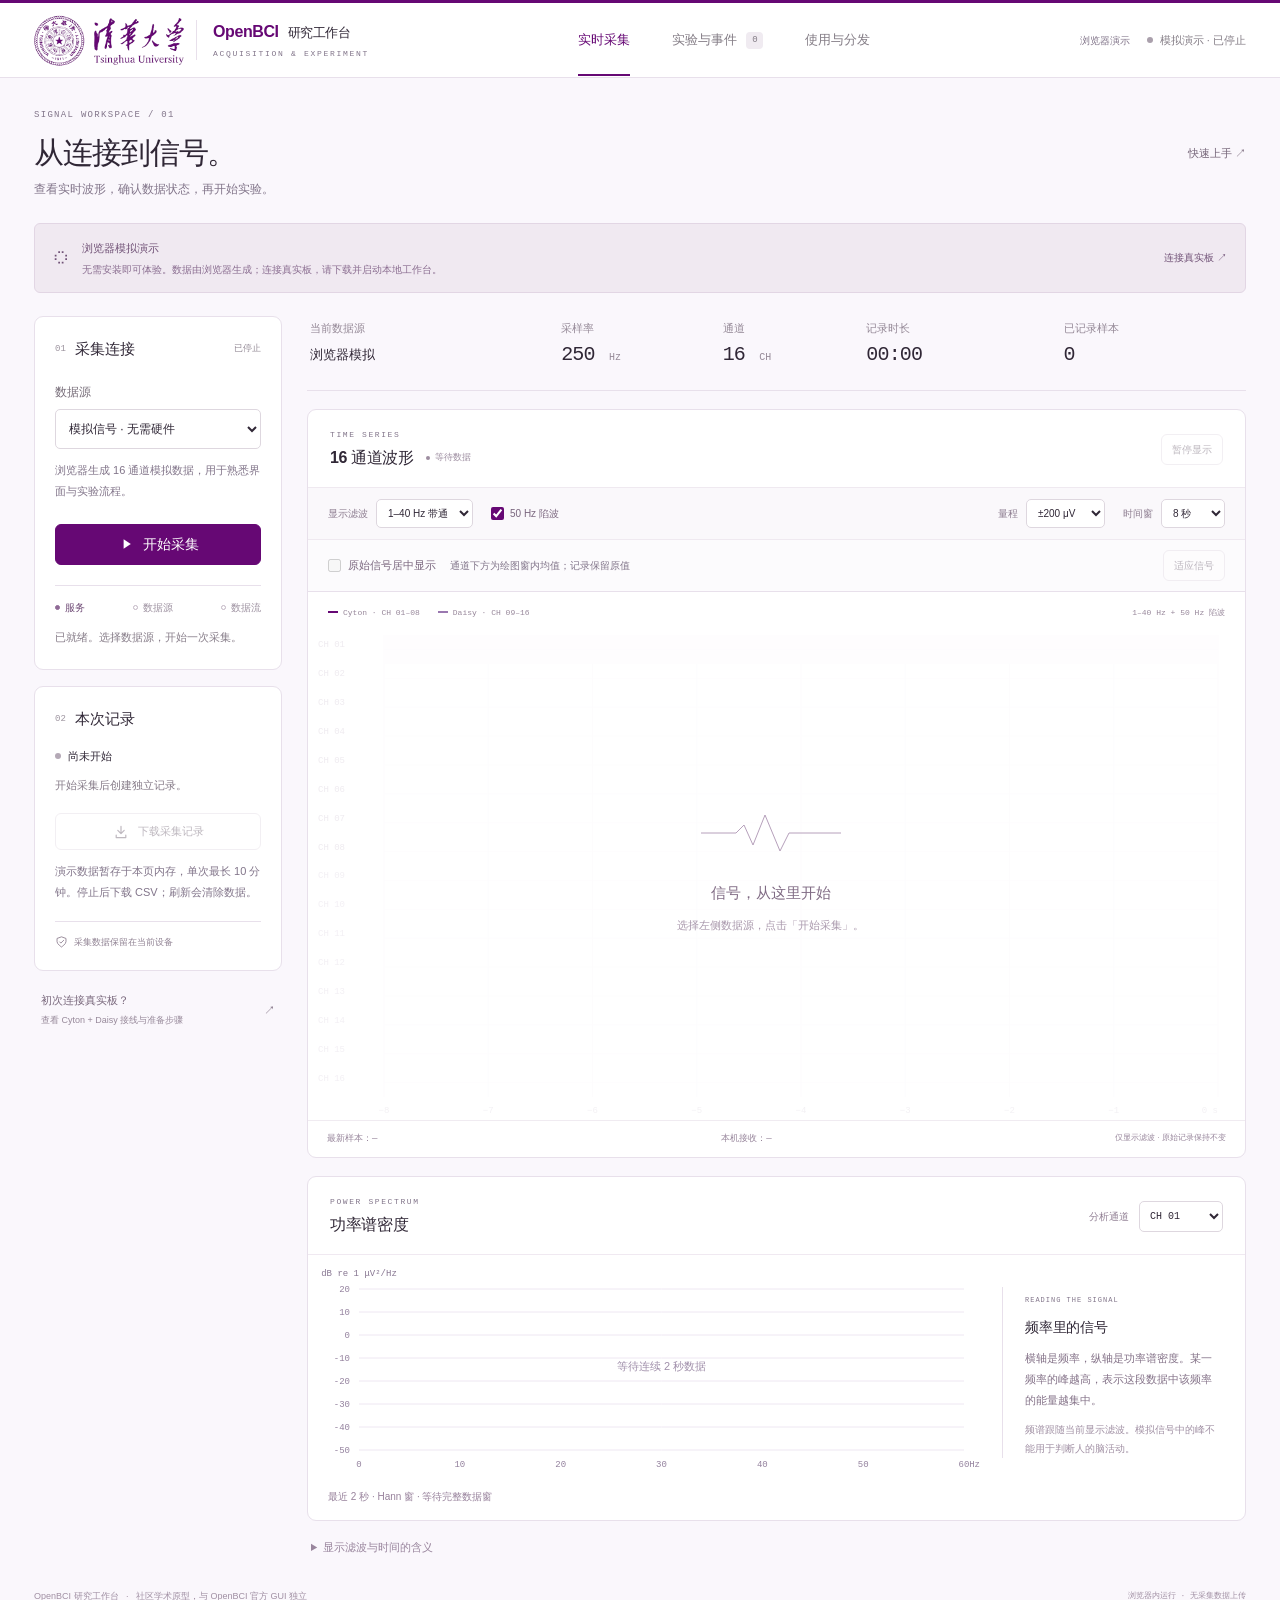
<file: web/index.html>
<!doctype html>
<html lang="zh-CN">
<head>
  <meta charset="UTF-8"><meta name="viewport" content="width=device-width, initial-scale=1.0">
  <meta name="description" content="Cyton + Daisy 16 通道研究工作台：实时波形、频谱、软件事件与视觉刺激。支持浏览器模拟演示和本地硬件采集。">
  <meta name="theme-color" content="#faf7fc"><title>OpenBCI 研究工作台 · 采集与实验</title>
  <link rel="icon" href="./favicon.svg" type="image/svg+xml"><link rel="stylesheet" href="./style.css">
  <script src="./transport.js" defer></script><script src="./display.js" defer></script><script src="./app.js" defer></script>
</head>
<body>
<a class="skip-link" href="#main">跳到工作区</a>
<header class="topbar">
  <a class="identity" href="./" aria-label="OpenBCI 研究工作台首页"><span class="tsinghua-logo"><img src="./tsinghua-logo.png" alt="清华大学 Tsinghua University 校徽与校名" width="763" height="330"></span><span class="brand-copy"><strong>OpenBCI<span>研究工作台</span></strong><small>ACQUISITION & EXPERIMENT</small></span></a>
  <nav class="view-nav" aria-label="工作区导航"><button class="view-tab active" data-view="acquisition" aria-current="page">实时采集</button><button class="view-tab" data-view="experiment">实验与事件 <span id="navEventCount" class="nav-count">0</span></button><button class="view-tab" data-view="guide">使用与分发</button></nav>
  <div class="topbar-end"><span id="environmentLabel" class="environment-label">本地工作台</span><div class="session-badge" id="sessionBadge" role="status"><i aria-hidden="true"></i><span id="sessionState">连接服务中</span></div></div>
</header>
<main id="main" class="workspace">
  <div class="page-intro"><div><p class="eyebrow">SIGNAL WORKSPACE / 01</p><h1 id="viewTitle">从连接到信号。</h1><p id="viewDescription">查看实时波形，确认数据状态，再开始实验。</p></div><a class="quiet-link" href="./guide.html">快速上手 ↗</a></div>
  <div id="browserBanner" class="environment-banner" hidden><span class="banner-symbol" aria-hidden="true">◌</span><div><strong>浏览器模拟演示</strong><p>无需安装即可体验。数据由浏览器生成；连接真实板，请下载并启动本地工作台。</p></div><a class="text-button" href="./guide.html#local">连接真实板 ↗</a></div>
  <div class="workspace-grid">
    <aside class="sidebar" aria-label="采集连接与记录">
      <section class="connection-panel">
        <div class="section-heading"><span class="section-index">01</span><h2>采集连接</h2><span class="live-label" id="connectionModeLabel">准备就绪</span></div>
        <label for="mode">数据源</label><select id="mode" aria-describedby="sourceLockHint"><option value="synthetic">模拟信号 · 无需硬件</option><option value="cyton_daisy">Cyton + Daisy · 真实板卡</option></select><p id="sourceLockHint" class="help source-lock-hint" hidden>更换数据源：先点「停止并保存」，再选择模拟信号。暂停显示不会结束采集。</p>
        <div id="portControls" hidden><label for="port">USB 接收器</label><div class="port-row"><select id="port"><option value="">尚未扫描</option></select><button id="refreshPorts" class="icon-button" title="重新扫描串口" aria-label="重新扫描串口"><svg viewBox="0 0 20 20" aria-hidden="true"><path d="M16 8a6 6 0 1 0 .1 4M16 3v5h-5"/></svg></button></div></div>
        <p class="help" id="modeHelp">使用模拟数据熟悉波形、记录和事件操作。</p>
        <div class="acquisition-actions"><button class="primary full" id="start"><svg viewBox="0 0 20 20" aria-hidden="true"><path d="m7 4 9 6-9 6Z"/></svg><span>开始采集</span></button><button class="stop-button full" id="stop" disabled><svg viewBox="0 0 20 20" aria-hidden="true"><rect x="5" y="5" width="10" height="10" rx="1"/></svg>停止并保存</button></div>
        <div class="connection-steps" aria-label="连接过程"><span id="stepService"><i></i>服务</span><span id="stepDevice"><i></i>数据源</span><span id="stepStream"><i></i>数据流</span></div>
        <div class="inline-notice" id="notice" role="status" aria-live="polite">正在检查采集服务…</div>
      </section>
      <section class="session-panel"><div class="section-heading"><span class="section-index">02</span><h2>本次记录</h2></div><div class="record-state"><span class="record-dot" id="recordDot"></span><strong id="recordState">尚未开始</strong></div><p id="recordingPath" class="recording-path">开始采集后创建独立记录。</p><button id="downloadRecording" class="secondary full" disabled><svg viewBox="0 0 20 20" aria-hidden="true"><path d="M10 3v9m-4-4 4 4 4-4M4 14v3h12v-3"/></svg>下载采集记录</button><p class="help" id="recordHelp">本地采集自动保存原始数据；停止后可下载完整记录。</p><div class="storage-note"><svg viewBox="0 0 16 16" aria-hidden="true"><path d="M8 1 2.5 3v4c0 3 5.5 6.5 5.5 6.5S13.5 10 13.5 7V3Z"/><path d="m5.5 7 1.7 1.7L11 5"/></svg><span>采集数据保留在当前设备</span></div></section>
      <a class="sidebar-guide" href="./guide.html#hardware"><span>初次连接真实板？<small>查看 Cyton + Daisy 接线与准备步骤</small></span><span aria-hidden="true">↗</span></a>
    </aside>
    <div class="main-column">
      <div class="session-strip" aria-label="采集概况"><div><span>当前数据源</span><strong id="sourceSummary">模拟信号</strong></div><div><span>采样率</span><strong id="sampleRate">250 <small>Hz</small></strong></div><div><span>通道</span><strong id="channelCount">16 <small>CH</small></strong></div><div><span>记录时长</span><strong id="sessionDuration">00:00</strong></div><div><span>已记录样本</span><strong id="sampleCount">0</strong></div></div>
      <div class="view-panel" data-panel="acquisition">
        <section class="panel waveform-panel" aria-labelledby="waveTitle">
          <div class="panel-header"><div><p class="eyebrow">TIME SERIES</p><h2 id="waveTitle">16 通道波形 <span class="live-indicator" id="waveLive">等待数据</span></h2></div><button id="pauseDisplay" class="secondary compact" aria-pressed="false" disabled><span id="pauseLabel">暂停显示</span></button></div>
          <div class="display-toolbar" aria-label="波形显示设置"><label>显示滤波<select id="filter"><option value="raw">原始信号</option><option value="bandpass" selected>1–40 Hz 带通</option></select></label><label class="check-row"><input type="checkbox" id="notch" checked><span>50 Hz 陷波</span></label><span class="toolbar-spacer"></span><label>量程<select id="scale"><option value="50">±50 μV</option><option value="100">±100 μV</option><option value="200" selected>±200 μV</option><option value="500">±500 μV</option><option value="1000">±1000 μV</option><option value="5000">±5 mV</option><option value="20000">±20 mV</option><option value="100000">±100 mV</option><option value="250000">±250 mV</option></select></label><label>时间窗<select id="timeWindow"><option value="4">4 秒</option><option value="8" selected>8 秒</option></select></label></div>
          <div class="plot-options"><label class="check-row" title="仅绘图时减去各通道当前时间窗的均值；均值显示在通道名下，原始数据和频谱不变。"><input type="checkbox" id="centerRaw"><span>原始信号居中显示</span></label><span>通道下方为绘图窗内均值；记录保留原值</span><button id="fitSignal" class="secondary compact" disabled>适应信号</button></div>
          <div class="plot-caption"><div class="channel-legend"><span><i></i>Cyton · CH 01–08</span><span><i></i>Daisy · CH 09–16</span></div><span id="filterBadge">1–40 Hz + 50 Hz 陷波</span></div>
          <div id="streamNotice" class="signal-notice" role="status" hidden>最近 3 秒未收到新样本。请检查板子供电、PC 开关和接收器；界面保留最后收到的数据。</div><div id="rangeNotice" class="signal-notice" role="status" hidden></div>
          <div class="waveform-wrap"><canvas id="waveform" aria-label="16 通道实时 EEG 波形图，可点击通道选择频谱"></canvas><div class="plot-empty" id="waveEmpty"><span class="empty-wave" aria-hidden="true"><svg viewBox="0 0 140 40"><path d="M0 20h35l8-8 9 20 12-30 15 36 9-18h52"/></svg></span><strong id="emptyTitle">信号，从这里开始</strong><span id="emptyDescription">选择左侧数据源，点击「开始采集」。</span></div><div class="paused-overlay" id="pausedOverlay" hidden>显示已暂停 · 后台采集保持运行</div></div>
          <div class="plot-footer"><span id="sampleTime">最新样本：—</span><span id="receivedTime">本机接收：—</span><span>仅显示滤波 · 原始记录保持不变</span></div>
        </section>
        <section class="panel spectrum-panel" aria-labelledby="spectrumTitle"><div class="panel-header"><div><p class="eyebrow">POWER SPECTRUM</p><h2 id="spectrumTitle">功率谱密度</h2></div><label class="channel-picker">分析通道<select id="spectrumChannel" aria-label="选择频谱通道"></select></label></div><div class="spectrum-body"><div class="spectrum-wrap"><canvas id="spectrum" aria-label="所选通道功率谱密度图"></canvas></div><aside class="spectrum-explainer"><span class="micro-label">READING THE SIGNAL</span><h3>频率里的信号</h3><p>横轴是频率，纵轴是功率谱密度。某一频率的峰越高，表示这段数据中该频率的能量越集中。</p><p class="help">频谱跟随当前显示滤波。模拟信号中的峰不能用于判断人的脑活动。</p></aside></div><p class="spectrum-note" id="spectrumNote">最近 2 秒 · Hann 窗 · 等待完整数据窗</p></section>
        <details class="method-note"><summary>显示滤波与时间的含义</summary><p>1–40 Hz 是一阶高通与低通串联的演示滤波；50 Hz 陷波 Q=30。它们只影响显示与频谱，不改变原始记录。Cyton + Daisy 时间戳为主机接收／合并时间；正式研究需另行验证滤波、信号质量和同步精度。</p></details>
      </div>
      <div class="view-panel" data-panel="experiment" hidden>
        <section class="panel experiment-panel"><div class="panel-header"><div><p class="eyebrow">STIMULUS & MARKERS</p><h2>视觉刺激与事件标记</h2></div><span class="tag">软件时序</span></div><div class="experiment-body"><div class="stimulus" id="stimulus" aria-label="视觉刺激区域"><span>+</span><small id="stimulusState">待机</small></div><div class="event-controls"><p class="control-label">手动事件</p><div class="button-row"><button id="eventA" class="secondary" disabled>事件 A <kbd>1</kbd></button><button id="eventB" class="secondary" disabled>事件 B <kbd>2</kbd></button></div><p class="help keyboard-hint">空格键发送事件 A · 输入控件聚焦时不触发</p><div class="paradigm-inputs"><label for="stimulusInterval">刺激间隔 / 秒<input id="stimulusInterval" type="number" min="0.5" max="60" step="0.5" value="2"></label><label for="stimulusCount">重复次数<input id="stimulusCount" type="number" min="1" max="100" step="1" value="5"></label></div><div class="button-row"><button id="startExperiment" class="primary" disabled>运行视觉刺激</button><button id="cancelExperiment" class="secondary" disabled>取消</button></div><p class="experiment-readiness" id="experimentReadiness">请先开始采集，再添加事件。</p></div></div><p class="timing-note">准备 1 秒后开始，每次闪烁 150 ms 并请求事件 A。切换工作区或将页面放到后台会取消剩余刺激。软件时间不代表屏幕实际亮起时间或硬件同步精度。</p></section>
        <section class="panel event-log-panel"><div class="panel-header"><div><p class="eyebrow">EVENT TIMELINE</p><h2>实验日志 <span id="eventCount">0</span></h2></div><button class="secondary compact" id="exportLog" disabled>导出事件日志</button></div><div class="table-wrap"><table><thead><tr><th scope="col">事件</th><th scope="col">计划 / 本机时间</th><th scope="col">绘制回调差</th><th scope="col">请求发送时间</th><th scope="col">采集端状态</th></tr></thead><tbody id="eventRows"><tr><td colspan="5" class="table-empty"><strong>给数据加上时间坐标</strong><span>采集开始后，发送手动事件或运行视觉刺激，事件状态会在这里更新。</span></td></tr></tbody></table></div><p class="log-note">显示最近 30 条；导出包含本页全部事件与后端状态。刷新页面前请先导出。</p></section>
      </div>
      <div class="view-panel" data-panel="guide" hidden>
        <section class="guide-intro"><p class="eyebrow">START HERE</p><h2>同一个工作台，两种打开方式。</h2><p>先用模拟数据熟悉流程，再连接真实设备。</p></section>
        <div class="guide-modes"><article><span class="guide-number">01 / 在浏览器体验</span><h3>打开链接，开始模拟采集。</h3><p>GitHub Pages 版在浏览器生成 16 通道模拟数据，可查看波形与频谱、运行视觉刺激，并下载演示数据和事件日志。</p><button class="primary" id="goAcquisition">返回实时采集 →</button></article><article><span class="guide-number">02 / 在本机连接硬件</span><h3>下载工作台，接入真实板。</h3><p>本地采集服务负责连接 USB 接收器与保存原始记录。需要 Python 3.10+，以及提供 Java / BrainFlow 库的 OpenBCI GUI。</p><a class="secondary link-button" href="./downloads/OpenBCI-Research-Workbench.zip" download>下载本地工作台 ↓</a><a class="quiet-link" href="./guide.html#local">安装步骤 ↗</a></article></div>
        <div class="workflow-guide"><h3>一次完整采集</h3><ol><li><strong>连接与检查</strong><span>选择数据源。真实板需插入 USB 接收器，板子用电池供电并置于 PC。</span></li><li><strong>观察与实验</strong><span>开始采集，调整显示。进入「实验与事件」添加标记或运行视觉刺激。</span></li><li><strong>停止与导出</strong><span>点击「停止并保存」，下载采集记录和事件日志，保留实验配置。</span></li></ol></div><a class="quiet-link" href="./guide.html#publish">GitHub 同步与自动发布说明 ↗</a>
      </div>
    </div>
  </div>
</main>
<footer class="app-footer"><span>OpenBCI 研究工作台 <span class="footer-dot">·</span> 社区学术原型，与 OpenBCI 官方 GUI 独立</span><span id="connectionStatus">正在连接本地服务</span></footer>
<div id="downloadStatus" class="toast" role="status" aria-live="polite" hidden></div>
</body></html>
</file>
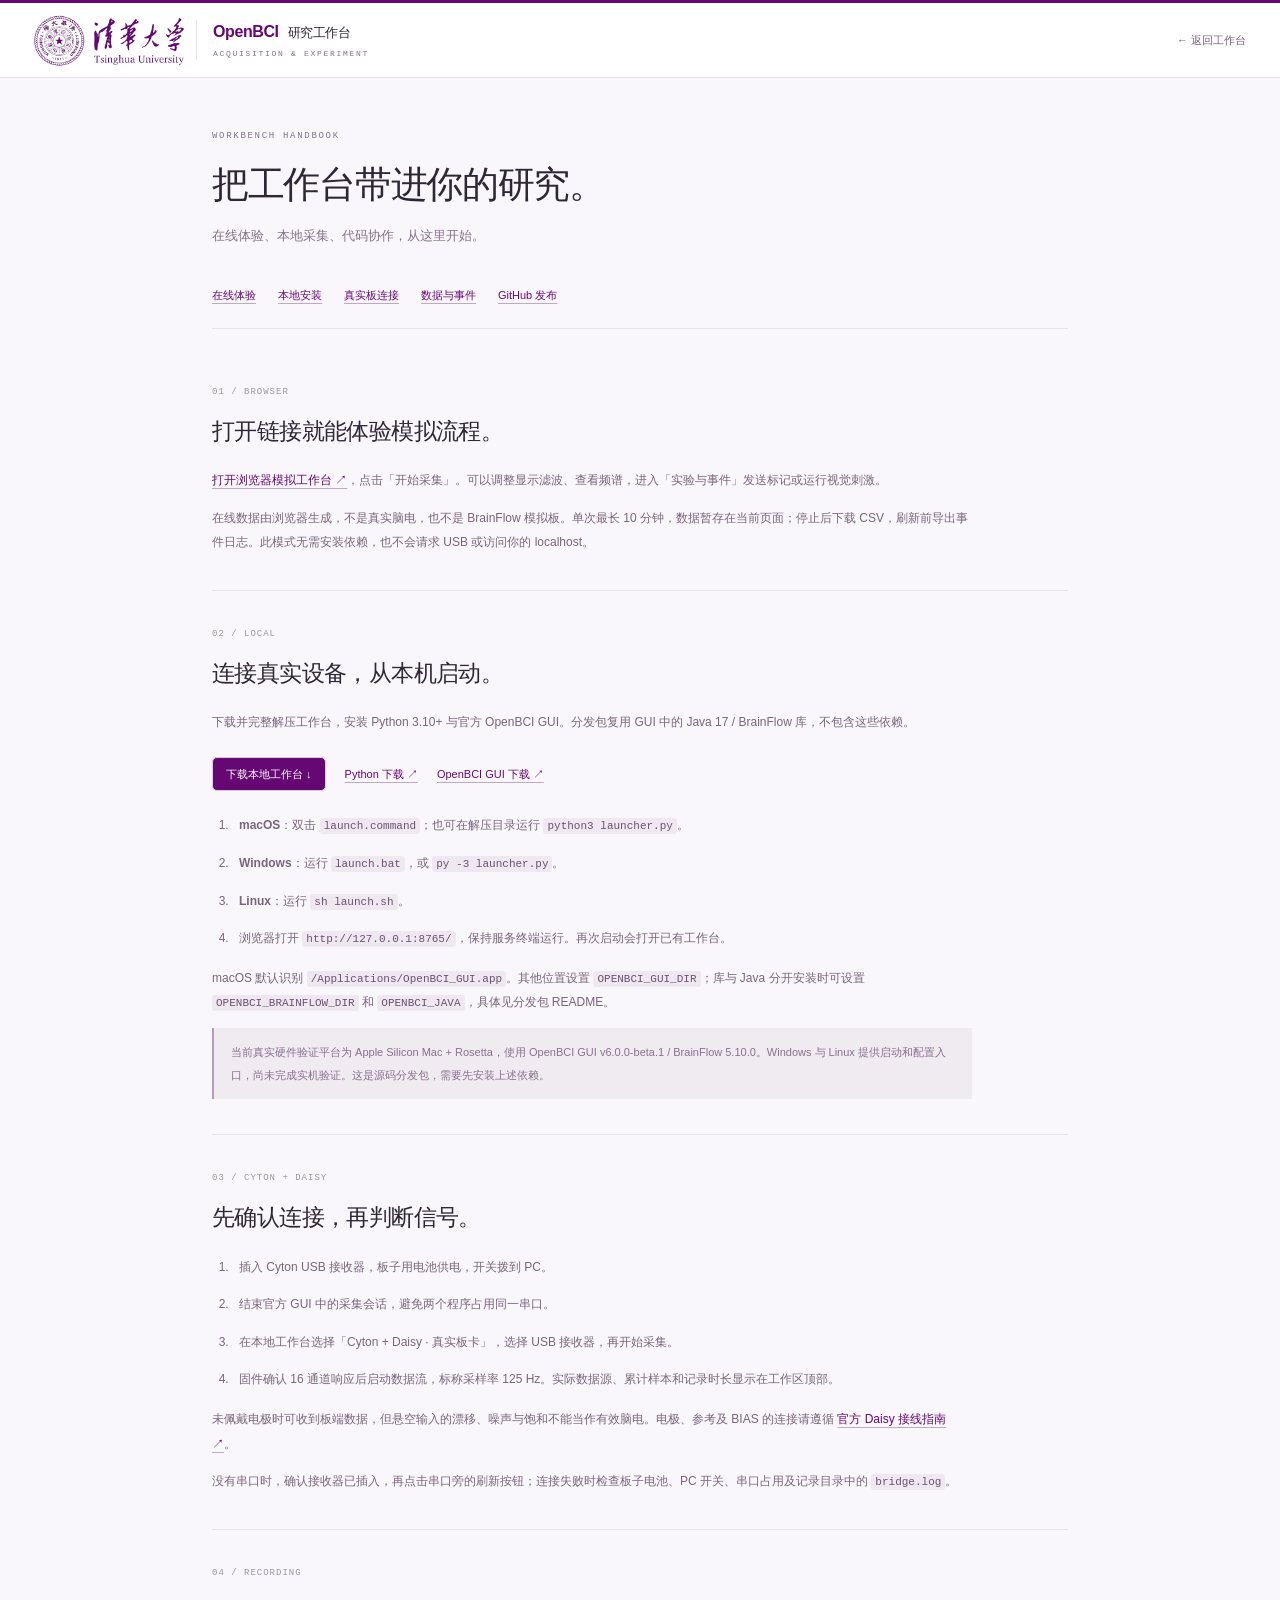
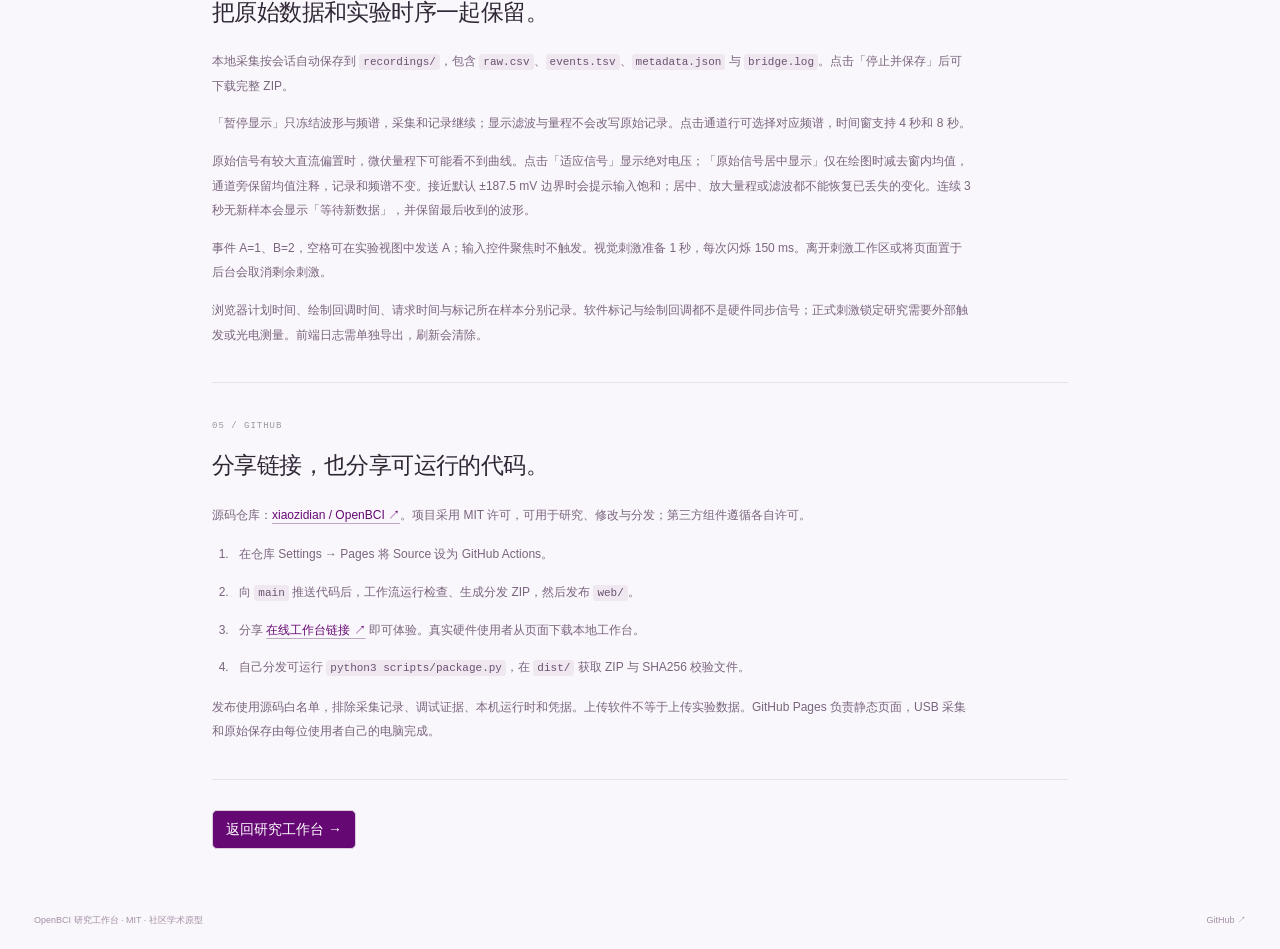
<file: web/guide.html>
<!doctype html><html lang="zh-CN"><head><meta charset="UTF-8"><meta name="viewport" content="width=device-width,initial-scale=1"><meta name="description" content="OpenBCI 研究工作台使用说明：在线模拟、本地安装、真实 Cyton + Daisy 连接和 GitHub 发布。"><title>使用与分发 · OpenBCI 研究工作台</title><link rel="icon" href="./favicon.svg" type="image/svg+xml"><link rel="stylesheet" href="./style.css"></head><body>
<header class="topbar"><a class="identity" href="./"><span class="tsinghua-logo"><img src="./tsinghua-logo.png" alt="清华大学 Tsinghua University 校徽与校名" width="763" height="330"></span><span class="brand-copy"><strong>OpenBCI<span>研究工作台</span></strong><small>ACQUISITION & EXPERIMENT</small></span></a><a class="quiet-link" href="./">← 返回工作台</a></header>
<main class="guide-page"><div class="guide-page-intro"><p class="eyebrow">WORKBENCH HANDBOOK</p><h1>把工作台带进你的研究。</h1><p>在线体验、本地采集、代码协作，从这里开始。</p></div><nav class="guide-anchors" aria-label="说明目录"><a href="#demo">在线体验</a><a href="#local">本地安装</a><a href="#hardware">真实板连接</a><a href="#records">数据与事件</a><a href="#publish">GitHub 发布</a></nav>
<section id="demo"><span class="section-index">01 / BROWSER</span><h2>打开链接就能体验模拟流程。</h2><p><a href="./?demo=1">打开浏览器模拟工作台 ↗</a>，点击「开始采集」。可以调整显示滤波、查看频谱，进入「实验与事件」发送标记或运行视觉刺激。</p><p>在线数据由浏览器生成，不是真实脑电，也不是 BrainFlow 模拟板。单次最长 10 分钟，数据暂存在当前页面；停止后下载 CSV，刷新前导出事件日志。此模式无需安装依赖，也不会请求 USB 或访问你的 localhost。</p></section>
<section id="local"><span class="section-index">02 / LOCAL</span><h2>连接真实设备，从本机启动。</h2><p>下载并完整解压工作台，安装 Python 3.10+ 与官方 OpenBCI GUI。分发包复用 GUI 中的 Java 17 / BrainFlow 库，不包含这些依赖。</p><div class="guide-downloads"><a class="primary link-button" href="./downloads/OpenBCI-Research-Workbench.zip" download>下载本地工作台 ↓</a><a href="https://www.python.org/downloads/" target="_blank" rel="noopener">Python 下载 ↗</a><a href="https://openbci.com/downloads" target="_blank" rel="noopener">OpenBCI GUI 下载 ↗</a></div><ol><li><strong>macOS：</strong>双击 <code>launch.command</code>；也可在解压目录运行 <code>python3 launcher.py</code>。</li><li><strong>Windows：</strong>运行 <code>launch.bat</code>，或 <code>py -3 launcher.py</code>。</li><li><strong>Linux：</strong>运行 <code>sh launch.sh</code>。</li><li>浏览器打开 <code>http://127.0.0.1:8765/</code>，保持服务终端运行。再次启动会打开已有工作台。</li></ol><p>macOS 默认识别 <code>/Applications/OpenBCI_GUI.app</code>。其他位置设置 <code>OPENBCI_GUI_DIR</code>；库与 Java 分开安装时可设置 <code>OPENBCI_BRAINFLOW_DIR</code> 和 <code>OPENBCI_JAVA</code>，具体见分发包 README。</p><p class="guide-callout">当前真实硬件验证平台为 Apple Silicon Mac + Rosetta，使用 OpenBCI GUI v6.0.0-beta.1 / BrainFlow 5.10.0。Windows 与 Linux 提供启动和配置入口，尚未完成实机验证。这是源码分发包，需要先安装上述依赖。</p></section>
<section id="hardware"><span class="section-index">03 / CYTON + DAISY</span><h2>先确认连接，再判断信号。</h2><ol><li>插入 Cyton USB 接收器，板子用电池供电，开关拨到 PC。</li><li>结束官方 GUI 中的采集会话，避免两个程序占用同一串口。</li><li>在本地工作台选择「Cyton + Daisy · 真实板卡」，选择 USB 接收器，再开始采集。</li><li>固件确认 16 通道响应后启动数据流，标称采样率 125 Hz。实际数据源、累计样本和记录时长显示在工作区顶部。</li></ol><p>未佩戴电极时可收到板端数据，但悬空输入的漂移、噪声与饱和不能当作有效脑电。电极、参考及 BIAS 的连接请遵循 <a href="https://docs.openbci.com/GettingStarted/Boards/DaisyGS/" target="_blank" rel="noopener">官方 Daisy 接线指南 ↗</a>。</p><p>没有串口时，确认接收器已插入，再点击串口旁的刷新按钮；连接失败时检查板子电池、PC 开关、串口占用及记录目录中的 <code>bridge.log</code>。</p></section>
<section id="records"><span class="section-index">04 / RECORDING</span><h2>把原始数据和实验时序一起保留。</h2><p>本地采集按会话自动保存到 <code>recordings/</code>，包含 <code>raw.csv</code>、<code>events.tsv</code>、<code>metadata.json</code> 与 <code>bridge.log</code>。点击「停止并保存」后可下载完整 ZIP。</p><p>「暂停显示」只冻结波形与频谱，采集和记录继续；显示滤波与量程不会改写原始记录。点击通道行可选择对应频谱，时间窗支持 4 秒和 8 秒。</p><p>原始信号有较大直流偏置时，微伏量程下可能看不到曲线。点击「适应信号」显示绝对电压；「原始信号居中显示」仅在绘图时减去窗内均值，通道旁保留均值注释，记录和频谱不变。接近默认 ±187.5 mV 边界时会提示输入饱和；居中、放大量程或滤波都不能恢复已丢失的变化。连续 3 秒无新样本会显示「等待新数据」，并保留最后收到的波形。</p><p>事件 A=1、B=2，空格可在实验视图中发送 A；输入控件聚焦时不触发。视觉刺激准备 1 秒，每次闪烁 150 ms。离开刺激工作区或将页面置于后台会取消剩余刺激。</p><p>浏览器计划时间、绘制回调时间、请求时间与标记所在样本分别记录。软件标记与绘制回调都不是硬件同步信号；正式刺激锁定研究需要外部触发或光电测量。前端日志需单独导出，刷新会清除。</p></section>
<section id="publish"><span class="section-index">05 / GITHUB</span><h2>分享链接，也分享可运行的代码。</h2><p>源码仓库：<a href="https://github.com/xiaozidian/OpenBCI" target="_blank" rel="noopener">xiaozidian / OpenBCI ↗</a>。项目采用 MIT 许可，可用于研究、修改与分发；第三方组件遵循各自许可。</p><ol><li>在仓库 Settings → Pages 将 Source 设为 GitHub Actions。</li><li>向 <code>main</code> 推送代码后，工作流运行检查、生成分发 ZIP，然后发布 <code>web/</code>。</li><li>分享 <a href="https://xiaozidian.github.io/OpenBCI/">在线工作台链接 ↗</a> 即可体验。真实硬件使用者从页面下载本地工作台。</li><li>自己分发可运行 <code>python3 scripts/package.py</code>，在 <code>dist/</code> 获取 ZIP 与 SHA256 校验文件。</li></ol><p>发布使用源码白名单，排除采集记录、调试证据、本机运行时和凭据。上传软件不等于上传实验数据。GitHub Pages 负责静态页面，USB 采集和原始保存由每位使用者自己的电脑完成。</p></section>
<a class="primary link-button" href="./">返回研究工作台 →</a></main><footer class="app-footer"><span>OpenBCI 研究工作台 · MIT · 社区学术原型</span><a href="https://github.com/xiaozidian/OpenBCI">GitHub ↗</a></footer></body></html>
</file>
<file: web/style.css>
@charset "UTF-8";
:root{color-scheme:light;--ink:#302736;--muted:#82758a;--accent:#660874;--accent-dark:#4c0657;--accent-soft:#f3eaf6;--line:#e8e0eb;--paper:#fff;--back:#faf7fc;--red:#a63b35;--cyton:#660874;--daisy:#9a78b0;--mono:"SFMono-Regular",Consolas,"Liberation Mono",monospace;--sans:-apple-system,BlinkMacSystemFont,"Segoe UI","PingFang SC","Microsoft YaHei",sans-serif;font-family:var(--sans);font-size:14px;font-synthesis:none;font-variant-numeric:tabular-nums}
*{box-sizing:border-box}html{scroll-behavior:smooth;scroll-padding-top:90px}body{margin:0;background:var(--back);color:var(--ink);line-height:1.5}button,input,select{font:inherit}button,a,input,select,summary{-webkit-tap-highlight-color:transparent}button{cursor:pointer;border:1px solid transparent;border-radius:6px;min-height:39px;padding:9px 14px;font-weight:550;transition:background .18s,border-color .18s,color .18s,transform .15s;display:inline-flex;align-items:center;justify-content:center;gap:9px}button:active:not(:disabled),.link-button:active{transform:translateY(1px)}button:disabled{opacity:.4;cursor:not-allowed}button svg,.link-button svg{width:16px;height:16px;fill:none;stroke:currentColor;stroke-width:1.5;stroke-linejoin:round;stroke-linecap:round;flex-shrink:0}button:focus-visible,a:focus-visible,input:focus-visible,select:focus-visible,summary:focus-visible{outline:3px solid #a283a8;outline-offset:3px}a{color:inherit;text-decoration:none}select,input[type=number]{width:100%;height:40px;border:1px solid #ded7df;background:var(--paper);color:var(--ink);border-radius:5px;padding:0 11px;min-width:0;transition:border-color .18s}select:hover:not(:disabled),input:hover:not(:disabled){border-color:#b2a3b5}select:disabled,input:disabled{background:#f8f5f8;color:#837985}input[type=checkbox]{accent-color:var(--accent);width:15px;height:15px}h1,h2,h3,p{margin:0}h1{font-size:30px;letter-spacing:-1.1px;font-weight:600;line-height:1.3}h2{font-size:16px;font-weight:600;letter-spacing:-.35px}h3{font-size:16px;font-weight:600;letter-spacing:-.25px}small{font-weight:400}label{font-size:12px;font-weight:500}[hidden]{display:none!important}.skip-link{position:absolute;top:-80px;left:20px;z-index:6;background:var(--accent);color:white;padding:10px 16px}.skip-link:focus{top:10px}
.topbar{height:78px;display:flex;align-items:center;justify-content:space-between;gap:28px;padding:0 34px;background:#fff;border-bottom:1px solid var(--line)}.identity{display:flex;gap:12px;align-items:center;flex-shrink:0}.brand-mark{height:35px;width:35px;display:grid;place-items:center;background:var(--accent);color:white;border-radius:8px}.brand-mark svg{width:29px;fill:none;stroke:currentColor;stroke-width:1.5;stroke-linejoin:round;stroke-linecap:round}.brand-copy{display:block}.brand-copy strong{font-size:16px;letter-spacing:-.4px;font-weight:650;display:block}.brand-copy strong span{font-size:13px;margin-left:9px;font-weight:450}.brand-copy small{font:8px/1.5 var(--mono);letter-spacing:1.7px;color:var(--muted);display:block;margin-top:4px}.view-nav{display:flex;align-self:stretch;gap:6px}.view-tab{position:relative;border-radius:0;background:transparent;color:#847d86;font-size:12px;font-weight:500;padding:0 17px}.view-tab:after{content:"";height:2px;background:transparent;position:absolute;bottom:0;left:17px;right:17px}.view-tab.active{color:var(--accent)}.view-tab.active:after{background:var(--accent)}.view-tab:hover{background:#f8f5f9;color:var(--accent)}.nav-count{display:inline-grid;place-items:center;min-width:17px;height:17px;background:#f0ebf1;border-radius:4px;font:9px var(--mono)}.topbar-end{display:flex;align-items:center;gap:17px;flex-shrink:0}.environment-label{font-size:10px;color:var(--muted)}.session-badge{display:flex;gap:7px;align-items:center;font-size:11px;color:#847d86;white-space:nowrap}.session-badge i{width:6px;height:6px;border-radius:50%;background:#aaa0ac}.session-badge.running{color:var(--accent)}.session-badge.running i{background:#7c5484;box-shadow:0 0 0 4px #f3eef4}.session-badge.error{color:var(--red)}.session-badge.error i{background:var(--red)}
.workspace{max-width:1600px;margin:0 auto;padding:31px 34px 35px}.page-intro{display:flex;align-items:center;justify-content:space-between;gap:20px;margin-bottom:25px}.eyebrow,.micro-label{font:9px/1.5 var(--mono);letter-spacing:1.7px;color:var(--muted)}.page-intro .eyebrow{font-size:9px;letter-spacing:1.3px;margin-bottom:10px}.page-intro p:last-child{font-size:12px;color:var(--muted);margin-top:8px}.quiet-link{font-size:11px;color:#766679;display:inline-flex;align-items:center;gap:9px;padding:7px 0;white-space:nowrap}.quiet-link:hover{color:var(--accent);text-decoration:underline;text-underline-offset:4px}.workspace-grid{display:grid;grid-template-columns:248px minmax(0,1fr);gap:25px;align-items:start}.sidebar{display:flex;flex-direction:column;gap:16px;min-width:0}.connection-panel,.session-panel{padding:21px 20px;background:var(--paper);border:1px solid var(--line);border-radius:9px}.section-heading{display:flex;align-items:center;gap:8px;margin-bottom:23px}.section-heading h2{font-size:14px;letter-spacing:0}.section-index{font:9px var(--mono);color:#9e95a0;padding-right:1px}.live-label{font-size:9px;color:#948a96;margin-left:auto}.connection-panel>label,#portControls>label{display:block;font-size:11px;color:#766c78;margin:17px 0 8px}.connection-panel>label:first-of-type{margin-top:0}.connection-panel select{font-size:11px;padding-left:9px}#portControls{margin-top:15px}.port-row{display:flex;gap:7px}.port-row select{font:10px var(--mono);padding-left:7px}.icon-button{border-color:var(--line);background:var(--paper);width:36px;flex-shrink:0;padding:0}.icon-button:hover{background:var(--accent-soft)}.help{font-size:10px;line-height:1.9;color:var(--muted);margin-top:11px}.acquisition-actions{margin:22px 0 20px;display:flex;gap:7px;flex-direction:column}.primary{background:var(--accent);color:white;border-color:var(--accent)}.primary:hover:not(:disabled){background:var(--accent-dark);border-color:var(--accent-dark)}.primary svg{fill:currentColor;stroke:none}.secondary{border-color:#e1d9e2;color:#5f5062;background:var(--paper)}.secondary:hover:not(:disabled){background:var(--accent-soft);border-color:#b5a5b8}.stop-button{background:#fff;color:#776e79;border-color:var(--line)}.stop-button:hover:not(:disabled){color:var(--red);border-color:#dcbab2;background:#fcf6f4}.stop-button:disabled{display:none}.acquisition-actions:has(.stop-button:not(:disabled)) .primary{display:none}.full{width:100%}.connection-steps{display:flex;justify-content:space-between;gap:8px;padding-top:14px;border-top:1px solid var(--line)}.connection-steps>span{display:flex;align-items:center;gap:5px;color:#9e92a1;font-size:9px;white-space:nowrap}.connection-steps i{width:5px;height:5px;border:1px solid #c1b5c3;border-radius:50%}.connection-steps .ready{color:#6f4b76}.connection-steps .ready i{background:#8f6a96;border-color:#8f6a96}.inline-notice{font-size:10px;line-height:1.9;color:#877d89;margin-top:12px;overflow-wrap:anywhere}.inline-notice.error{color:var(--red)}.session-panel .section-heading{margin-bottom:18px}.record-state{display:flex;align-items:center;gap:7px;font-size:11px}.record-state strong{font-weight:500}.record-dot{width:6px;height:6px;border-radius:50%;background:#b4a9b6}.record-dot.active{background:#8e6a95;box-shadow:0 0 0 3px #f2ecf3}.recording-path{font:10px/1.8 var(--mono);color:#867b88;overflow-wrap:anywhere;margin:12px 0 17px}.session-panel button{font-size:10px;min-height:34px}.storage-note{display:flex;align-items:center;gap:6px;margin-top:18px;padding-top:14px;border-top:1px solid var(--line);font-size:9px;color:#908293}.storage-note svg{width:13px;height:13px;fill:none;stroke:currentColor;stroke-width:1.1}.sidebar-guide{display:flex;justify-content:space-between;align-items:center;font-size:11px;padding:5px 7px;color:#79687c}.sidebar-guide small{display:block;font-size:9px;color:#97899a;margin-top:5px}.sidebar-guide:hover{color:var(--accent)}
.main-column{display:flex;flex-direction:column;gap:18px;min-width:0}.session-strip{display:grid;grid-template-columns:1.3fr .8fr .7fr 1fr 1fr;gap:18px;padding:4px 3px 21px;border-bottom:1px solid var(--line);min-height:75px}.session-strip>div{min-width:0}.session-strip span{display:block;font-size:10px;color:#958997;margin-bottom:7px}.session-strip strong{font:20px/1.2 var(--mono);letter-spacing:-.8px;white-space:nowrap}.session-strip>div:first-child strong{font:13px/1.85 var(--sans);letter-spacing:0}.session-strip small{font-size:10px;color:#958997;letter-spacing:0;margin-left:3px}.view-panel{display:flex;flex-direction:column;gap:18px;min-width:0}.panel{background:var(--paper);border:1px solid var(--line);border-radius:9px;overflow:hidden}.panel-header{display:flex;align-items:center;justify-content:space-between;gap:12px;padding:19px 22px 17px}.panel-header .eyebrow{font-size:8px;letter-spacing:1.6px;margin-bottom:5px}.panel-header h2{display:flex;align-items:center;gap:12px}.compact{min-height:31px;padding:6px 10px;font-size:10px}.live-indicator{font-size:9px;font-weight:400;letter-spacing:0;color:#9d8da0;display:inline-flex;align-items:center;gap:5px}.live-indicator:before{content:"";width:4px;height:4px;border-radius:50%;background:currentColor}.live-indicator.active{color:var(--accent)}.display-toolbar{padding:11px 20px;background:#faf8fb;border-top:1px solid #efe9f0;border-bottom:1px solid #efe9f0;display:flex;align-items:center;gap:18px}.display-toolbar>label:not(.check-row){display:flex;gap:8px;align-items:center;color:#8e7e91;font-size:10px;white-space:nowrap}.display-toolbar select{width:auto;font-size:10px;height:29px;background:#fff;min-width:64px;padding:0 7px}.check-row{display:flex;align-items:center;gap:6px;color:#7a667e;font-size:10px;font-weight:400;white-space:nowrap}.check-row input{margin:0;width:13px;height:13px}.toolbar-spacer{flex:1}.plot-caption{display:flex;justify-content:space-between;gap:14px;padding:15px 20px 0;font:8px var(--mono);color:#98889b}.channel-legend{display:flex;gap:18px;font-size:8px}.channel-legend>span{display:flex;align-items:center;gap:5px}.channel-legend i{width:10px;height:2px;background:#6d4e73}.channel-legend>span:last-child i{background:#9b9164}#filterBadge{font-size:8px}.waveform-wrap{height:490px;position:relative;margin:12px 12px 0 0}.waveform-wrap canvas{width:100%;height:100%;display:block;cursor:crosshair}.plot-empty{position:absolute;inset:0;display:flex;align-items:center;justify-content:center;flex-direction:column;gap:11px;pointer-events:none;color:#a998ac;background:rgba(255,255,255,.88)}.plot-empty strong{color:#806b84;font-size:15px;font-weight:500}.plot-empty>span:last-child{font-size:11px;max-width:270px;text-align:center;line-height:1.8}.empty-wave svg{width:140px;height:40px;fill:none;stroke:#b6a0bb;stroke-width:1;stroke-linejoin:round;margin-bottom:12px}.plot-footer{border-top:1px solid #f0ebf1;display:flex;justify-content:space-between;gap:10px;flex-wrap:wrap;padding:11px 19px;font:8px/1.6 var(--mono);color:#97859b}.plot-footer>span:last-child{font-family:var(--sans);font-size:8px}.paused-overlay{position:absolute;left:50%;top:14px;transform:translateX(-50%);color:var(--accent-dark);background:#f1ebf2f0;border:1px solid #d7c6da;border-radius:4px;padding:7px 12px;font-size:10px;white-space:nowrap}
.channel-picker{display:flex;align-items:center;gap:10px;font-size:10px;color:#928095}.channel-picker select{width:84px;height:31px;font:10px var(--mono);padding:0 6px}.spectrum-panel .panel-header{border-bottom:1px solid #f0e9f1}.spectrum-body{display:grid;grid-template-columns:minmax(0,1fr) 220px;gap:20px;align-items:center;padding:10px 23px 0 2px}.spectrum-wrap{height:215px;min-width:0}.spectrum-wrap canvas{width:100%;height:100%;display:block}.spectrum-explainer{border-left:1px solid var(--line);padding-left:22px}.spectrum-explainer .micro-label{font-size:7px;letter-spacing:1px}.spectrum-explainer h3{font-size:14px;margin:9px 0 10px}.spectrum-explainer>p{font-size:10px;line-height:1.9;color:#857389}.spectrum-explainer .help{font-size:9px;color:#a190a4;margin-top:9px}.spectrum-note{font-size:9px;color:#97819b;padding:9px 20px 16px}.method-note{padding:0 4px;color:#99859d;font-size:10px}.method-note summary{cursor:pointer;width:fit-content}.method-note p{max-width:900px;line-height:1.9;margin-top:12px;color:#88718c}.app-footer{max-width:1600px;padding:0 34px 22px;display:flex;justify-content:space-between;margin:auto;gap:15px;color:#a08fa3;font-size:9px}.footer-dot{padding:0 5px}#connectionStatus{font:8px var(--mono);white-space:nowrap}
.experiment-body{display:grid;grid-template-columns:minmax(160px,1fr) minmax(220px,1fr);gap:34px;padding:15px 27px 25px}.stimulus{height:275px;display:flex;align-items:center;justify-content:center;position:relative;background:#39273d;color:#ece5ee;border-radius:6px}.stimulus>span{font:48px/1 var(--mono);font-weight:200}.stimulus small{position:absolute;bottom:18px;text-align:center;left:0;right:0;color:#a18aa6;font-size:11px}.stimulus.flash{background:#fff;color:#332336;outline:1px solid #6b4b71;outline-offset:-1px}.stimulus.flash small{color:#6b4b71}.control-label{font-size:11px;color:#7e6583;margin:1px 0 10px}.button-row{display:flex;gap:8px}.button-row>button{flex:1;font-size:12px}.button-row kbd{font:9px var(--mono);padding:1px 4px;border:1px solid #e1d4e4;border-radius:3px;color:#997e9e;min-width:17px}.keyboard-hint{font-size:9px;margin:10px 0 20px}.paradigm-inputs{display:flex;gap:15px;margin-bottom:20px}.paradigm-inputs label{color:#846a89;font-size:10px;flex:1}.paradigm-inputs input{margin-top:8px;height:38px;font:12px var(--mono)}.experiment-readiness{font-size:9px;color:#9a819f;line-height:1.8;margin-top:13px}.timing-note{font-size:10px;line-height:1.9;color:#967d9b;background:#faf8fb;border-top:1px solid #efe8f1;padding:14px 24px}.tag{font:9px var(--mono);padding:4px 7px;background:#f2edf3;color:#806685;border-radius:3px}.event-log-panel .panel-header{border-bottom:1px solid var(--line)}.event-log-panel h2>span{font:11px var(--mono);color:#9d84a2}.table-wrap{overflow:auto;max-height:390px}table{border-collapse:collapse;width:100%;text-align:left;white-space:nowrap;font-size:11px}th{background:#faf8fb;color:#967f9b;font-size:9px;font-weight:500;padding:12px 20px;position:sticky;top:0;border-bottom:1px solid var(--line)}td{font:10px var(--mono);padding:13px 20px;border-bottom:1px solid #eee7f0;color:#826a87}td:first-child{font-family:var(--sans);color:#614966}td.table-empty{white-space:normal;text-align:center;padding:38px 25px;font-family:var(--sans)}td.table-empty strong{font-weight:500;color:#836a88;font-size:12px;display:block}td.table-empty span{font-size:10px;color:#a28da6;display:block;margin-top:8px;line-height:1.8}.event-state{font:10px var(--sans);color:#957b9a}.event-state.observed{color:var(--accent)}.event-state.failed,.event-state.unobserved{color:var(--red)}.log-note{font-size:9px;line-height:1.8;color:#a18ea5;padding:12px 20px}
.environment-banner{display:flex;align-items:center;gap:15px;background:#f0e9f1;border:1px solid #e2d6e4;border-radius:6px;padding:13px 18px;margin-bottom:23px;color:#715277}.banner-symbol{font-size:28px;font-weight:300;line-height:1}.environment-banner strong{font-size:11px;font-weight:550}.environment-banner p{font-size:10px;line-height:1.8;margin-top:3px;color:#8b6e91}.text-button{margin-left:auto;font-size:10px;white-space:nowrap}.text-button:hover{text-decoration:underline;text-underline-offset:4px}.guide-intro{padding:22px 0 15px}.guide-intro h2{font-size:27px;font-weight:500;letter-spacing:-.9px;margin-top:12px}.guide-intro>p:last-child{font-size:12px;color:#8b7290;margin-top:12px}.guide-modes{display:grid;grid-template-columns:1fr 1fr;gap:30px;padding:0 0 30px;border-bottom:1px solid var(--line)}.guide-modes article{padding:25px 25px 27px;background:#fff;border-radius:7px;border:1px solid var(--line)}.guide-number{font:9px var(--mono);color:#9b83a0}.guide-modes h3{font-size:19px;line-height:1.6;letter-spacing:-.5px;margin:18px 0 12px;font-weight:500}.guide-modes p{font-size:11px;line-height:1.9;color:#8b7290;min-height:64px;margin-bottom:23px}.guide-modes button,.guide-modes .link-button{font-size:11px;min-height:37px}.link-button{display:inline-flex;align-items:center;justify-content:center;gap:10px;border:1px solid #dacbdd;border-radius:5px;padding:8px 13px;font-weight:500}.guide-modes .quiet-link{display:block;font-size:10px;padding-top:12px}.workflow-guide{padding:10px 0}.workflow-guide h3{font-size:13px;font-weight:500}.workflow-guide ol{padding:0;list-style:none;counter-reset:step;display:grid;grid-template-columns:1fr 1fr 1fr;gap:25px;margin-top:22px}.workflow-guide li{counter-increment:step;font-size:11px}.workflow-guide li:before{content:"0" counter(step);display:block;font:10px var(--mono);color:#a68eab;margin-bottom:10px}.workflow-guide strong{font-weight:500;display:block;margin-bottom:7px}.workflow-guide li span{font-size:10px;line-height:1.9;color:#987c9d}.toast{position:fixed;bottom:25px;left:50%;transform:translateX(-50%);z-index:4;max-width:min(90vw,520px);background:#422d46;color:#fff;padding:12px 18px;border-radius:6px;font-size:11px;box-shadow:0 4px 20px #2b1d2e1a}.toast.error{background:#823b30}
@media(min-width:1450px){.waveform-wrap{height:550px}.workspace-grid{grid-template-columns:260px minmax(0,1fr);gap:28px}.session-strip{gap:30px}.session-strip strong{font-size:23px}.spectrum-body{grid-template-columns:minmax(0,1fr) 270px}.spectrum-explainer{padding-left:28px}}
@media(max-width:1150px){.topbar{padding:0 24px;gap:16px}.brand-copy strong span{display:none}.topbar-end{gap:10px}.environment-label{display:none}.view-tab{padding:0 13px}.workspace{padding:26px 24px}.workspace-grid{grid-template-columns:220px minmax(0,1fr);gap:18px}.connection-panel,.session-panel{padding:18px 16px}.session-strip{gap:12px;grid-template-columns:1.2fr .7fr .6fr .9fr 1fr}.session-strip strong{font-size:18px}.session-strip>div:first-child strong{font-size:11px}.display-toolbar{gap:13px;padding:11px 16px;flex-wrap:wrap}.display-toolbar>label:not(.check-row){gap:6px}.toolbar-spacer{display:none}.spectrum-body{grid-template-columns:1fr;padding-right:10px}.spectrum-explainer{display:none}.waveform-wrap{height:490px}.plot-footer>span:last-child{display:none}.experiment-body{gap:20px;padding:15px 20px 23px;grid-template-columns:1fr 1.15fr}.stimulus{height:260px}.guide-modes{gap:17px}.guide-modes article{padding:20px}.guide-modes h3{font-size:17px}.guide-modes p{min-height:90px}.app-footer{padding-left:24px;padding-right:24px}}
@media(max-width:820px){.topbar{height:auto;min-height:74px;flex-wrap:wrap;padding:17px 20px 0;gap:14px}.identity{order:0}.topbar-end{order:1;margin-left:auto}.view-nav{order:2;width:100%;height:43px;gap:14px}.view-tab{padding:0 5px;flex:1;font-size:11px}.view-tab:after{left:5px;right:5px}.brand-copy strong span{display:inline;font-size:12px}.workspace{padding:24px 18px 25px}.page-intro{margin-bottom:20px}.page-intro h1{font-size:26px}.page-intro .eyebrow{font-size:8px}.page-intro>div>p:last-child{font-size:11px}.workspace-grid{grid-template-columns:1fr;gap:18px}.sidebar{display:grid;grid-template-columns:1.1fr 1fr;gap:15px}.sidebar-guide{display:none}.connection-panel,.session-panel{padding:17px}.section-heading{margin-bottom:16px}.connection-panel #mode{height:35px}.connection-panel .help{margin-top:9px}.acquisition-actions{margin:14px 0}.connection-steps{padding-top:10px}.inline-notice{font-size:9px;margin-top:9px}.session-panel .help{font-size:9px}.storage-note{font-size:8px;margin-top:13px}.session-strip{padding:5px 3px 18px;gap:15px;grid-template-columns:1.2fr .8fr .6fr .9fr 1fr;min-height:67px}.session-strip strong{font-size:19px}.session-strip>div:first-child strong{font-size:12px}.session-strip span{font-size:9px}.main-column{gap:16px}.waveform-wrap{height:500px}.display-toolbar{justify-content:space-between;gap:12px}.plot-caption #filterBadge{font-size:7px}.channel-legend{font-size:7px;gap:13px}.spectrum-body{grid-template-columns:minmax(0,1fr) 190px;padding-right:18px}.spectrum-explainer{display:block;padding-left:15px}.spectrum-explainer h3{font-size:12px}.spectrum-explainer p{font-size:9px}.experiment-body{grid-template-columns:1fr 1fr}.environment-banner{padding:12px 13px;gap:12px}.environment-banner p{font-size:9px}.environment-banner .text-button{font-size:9px}.banner-symbol{display:none}.guide-intro h2{font-size:24px}.app-footer{padding:0 18px 20px;flex-wrap:wrap;font-size:8px}}
@media(max-width:480px){.topbar{padding:15px 15px 0}.brand-copy strong{font-size:14px}.brand-copy strong span{font-size:11px;margin-left:5px}.brand-copy small{font-size:6px;letter-spacing:1.2px}.brand-mark{width:30px;height:30px}.brand-mark svg{width:25px}.identity{gap:8px}.session-badge{font-size:9px;max-width:130px}.workspace{padding:22px 12px}.page-intro h1{font-size:25px}.page-intro>.quiet-link{font-size:9px}.page-intro>div>p:last-child{max-width:235px;line-height:1.8}.sidebar{grid-template-columns:1fr}.session-panel{display:grid;grid-template-columns:minmax(0,1fr) auto;gap:8px 15px;align-items:center;padding:16px}.session-panel .section-heading{grid-column:1/-1;margin-bottom:3px}.record-state{grid-column:1}.recording-path{grid-column:1;grid-row:3;margin:0;font-size:9px}.session-panel #downloadRecording{grid-column:2;grid-row:2/4;width:auto;max-width:160px;padding:7px 9px;font-size:9px}.session-panel .help{grid-column:1/-1;margin-top:2px}.storage-note{display:none}.connection-panel{padding:18px}.connection-panel .section-heading{margin-bottom:20px}.connection-panel .acquisition-actions{margin:16px 0}.session-strip{grid-template-columns:1.15fr .7fr .55fr 1fr;gap:12px 8px}.session-strip>div:last-child{display:none}.session-strip strong{font-size:18px}.session-strip>div:first-child strong{font-size:11px}.session-strip small{font-size:8px}.panel-header{padding:16px}.panel-header h2{font-size:14px;gap:8px}.live-indicator{font-size:8px}.compact{font-size:9px;padding:5px 8px;min-height:29px}.display-toolbar{padding:10px 13px;gap:10px 13px;justify-content:flex-start}.display-toolbar>label:not(.check-row){font-size:9px;gap:5px}.display-toolbar select{font-size:9px;height:28px;padding:0 5px}.display-toolbar .check-row{font-size:9px}.display-toolbar label:first-child{flex:1;min-width:165px}.display-toolbar label:first-child select{flex:1}.display-toolbar label:nth-last-child(2){margin-right:10px}.plot-caption{padding:12px 13px 0}.plot-caption>#filterBadge{display:none}.waveform-wrap{height:520px;margin-right:6px;margin-top:9px}.plot-footer{font-size:7px;padding:10px 13px}.spectrum-body{grid-template-columns:1fr;padding-right:6px}.spectrum-explainer{display:none}.spectrum-wrap{height:215px}.channel-picker{font-size:9px;gap:6px}.channel-picker select{font-size:9px;width:70px}.spectrum-note{font-size:8px;padding:5px 14px 15px}.environment-banner{align-items:flex-start;gap:9px}.environment-banner>div{flex:1}.environment-banner .text-button{font-size:8px;padding-top:3px}.environment-banner strong{font-size:10px}.environment-banner p{font-size:8px;line-height:1.9}.experiment-body{grid-template-columns:1fr;gap:20px;padding:10px 17px 20px}.stimulus{height:205px}.timing-note{font-size:9px;padding:13px 17px}.guide-modes{grid-template-columns:1fr;gap:15px}.guide-modes p{min-height:0}.guide-intro h2{font-size:23px;line-height:1.6}.workflow-guide ol{grid-template-columns:1fr;gap:20px}.workflow-guide li:before{float:left;width:30px;margin-top:2px}.workflow-guide li{padding-left:5px}.workflow-guide li span{display:block;margin-left:30px}.log-note{font-size:8px}.method-note{font-size:9px}.paused-overlay{font-size:9px}.app-footer{gap:7px}}
@media(prefers-reduced-motion:reduce){html{scroll-behavior:auto}*,*:before,*:after{transition:none!important;animation:none!important}}
.guide-page{max-width:920px;margin:0 auto;padding:52px 32px 65px}.guide-page-intro h1{font-size:37px;font-weight:500;letter-spacing:-1.3px;margin:17px 0}.guide-page-intro>p:last-child{font-size:13px;color:#857289}.guide-anchors{display:flex;flex-wrap:wrap;gap:22px;font-size:11px;padding:24px 0;margin:18px 0 20px;border-bottom:1px solid var(--line);color:#75597b}.guide-page>section{padding:30px 0 35px;border-bottom:1px solid var(--line)}.guide-page>section>h2{font-size:23px;font-weight:500;letter-spacing:-.6px;margin:14px 0 20px}.guide-page section p,.guide-page li{font-size:12px;line-height:2.05;color:#79657d;max-width:760px;margin-top:13px}.guide-page ol{padding-left:20px;margin:15px 0}.guide-page li{padding-left:7px}.guide-page a:not(.link-button){color:var(--accent);text-decoration:underline;text-underline-offset:4px;text-decoration-color:#bfaac3}.guide-page code{font:11px var(--mono);overflow-wrap:anywhere;background:#efe8f0;padding:2px 4px;border-radius:3px;color:#6c5171}.guide-downloads{display:flex;align-items:center;gap:19px;flex-wrap:wrap;margin:22px 0}.guide-downloads a{font-size:11px}.guide-page p.guide-callout{font-size:11px;background:#f0eaf1;padding:13px 17px;border-left:2px solid #b59cba;color:#89718e}.guide-page>.link-button{margin-top:30px}.guide-page .section-index{letter-spacing:1px;font-size:9px}@media(max-width:600px){.guide-page{padding:32px 20px 45px}.guide-page-intro h1{font-size:29px;line-height:1.5}.guide-page>section>h2{font-size:21px;line-height:1.6}.guide-page section p,.guide-page li{font-size:11px}.guide-anchors{gap:18px;font-size:10px}.guide-page code{font-size:10px}}
/* Legibility for sustained use; small labels remain secondary to the signal. */
.help{font-size:11px}.inline-notice{font-size:11px}.connection-panel select{font-size:12px}.connection-panel>label,#portControls>label{font-size:12px}.section-heading h2{font-size:15px}.session-panel button{font-size:11px}.connection-steps>span{font-size:10px}.session-strip span{font-size:11px}.spectrum-note{font-size:10px}.spectrum-explainer>p{font-size:11px}.spectrum-explainer .help{font-size:10px}.view-tab{font-size:13px}.guide-modes p{font-size:12px}.recording-path{font-size:11px}.timing-note{font-size:11px}.plot-footer{font-size:9px}.method-note{font-size:11px}
@media(max-width:820px){.help,.inline-notice{font-size:10px}.session-strip span{font-size:10px}.spectrum-explainer>p{font-size:10px}.view-tab{font-size:12px}.recording-path{font-size:10px}}
@media(max-width:480px){.plot-footer{font-size:8px}.timing-note{font-size:10px}.session-strip span{font-size:9px}.method-note{font-size:10px}.view-tab{font-size:11px}}
.plot-options{display:flex;align-items:center;gap:14px;flex-wrap:wrap;padding:10px 20px;border-bottom:1px solid var(--line);background:#fcfbfd}.plot-options .check-row{font-size:11px;display:inline-flex;align-items:center;gap:7px}.plot-options>span{font-size:10px;color:var(--muted)}.plot-options>button{margin-left:auto}.signal-notice{margin:12px 20px 0;padding:10px 13px;border-left:2px solid #b99363;background:#faf5e9;color:#815e32;font-size:11px;line-height:1.9;max-width:90ch}.session-badge.waiting{color:#946d37}.session-badge.waiting i{background:#b99363}.signal-notice+#rangeNotice:not([hidden]){margin-top:8px}@media(max-width:600px){.plot-options{padding:10px 13px;gap:9px}.plot-options>span{flex-basis:100%;order:3}.signal-notice{margin-left:13px;margin-right:13px}}

/* Tsinghua identity: retain the supplied asset, crop only its transparent margins in layout. */
.source-lock-hint{padding:9px 10px;background:var(--accent-soft);color:var(--accent);border-left:2px solid var(--accent);font-size:11px;line-height:1.8}
.tsinghua-logo{position:relative;display:block;width:150px;height:51px;overflow:hidden;flex-shrink:0}.tsinghua-logo img{position:absolute;max-width:none;width:237px;height:auto;left:-40px;top:-26px}.brand-copy{border-left:1px solid var(--line);padding-left:16px}.brand-copy strong{color:var(--accent);font-weight:600}.brand-copy strong span{color:var(--ink)}.topbar{border-top:3px solid var(--accent)}.channel-legend i{background:var(--cyton)}.channel-legend>span:last-child i{background:var(--daisy)}
@media(max-width:1150px){.tsinghua-logo{width:137px;height:47px}.tsinghua-logo img{width:217px;left:-37px;top:-24px}.brand-copy{padding-left:12px}.identity{gap:12px}}
@media(max-width:480px){.tsinghua-logo{width:116px;height:40px}.tsinghua-logo img{width:184px;left:-31px;top:-20px}.brand-copy{padding-left:10px}.brand-copy strong span{display:block;margin:1px 0 0;font-size:11px}.brand-copy small{display:none}.identity{gap:10px}}
</file>
